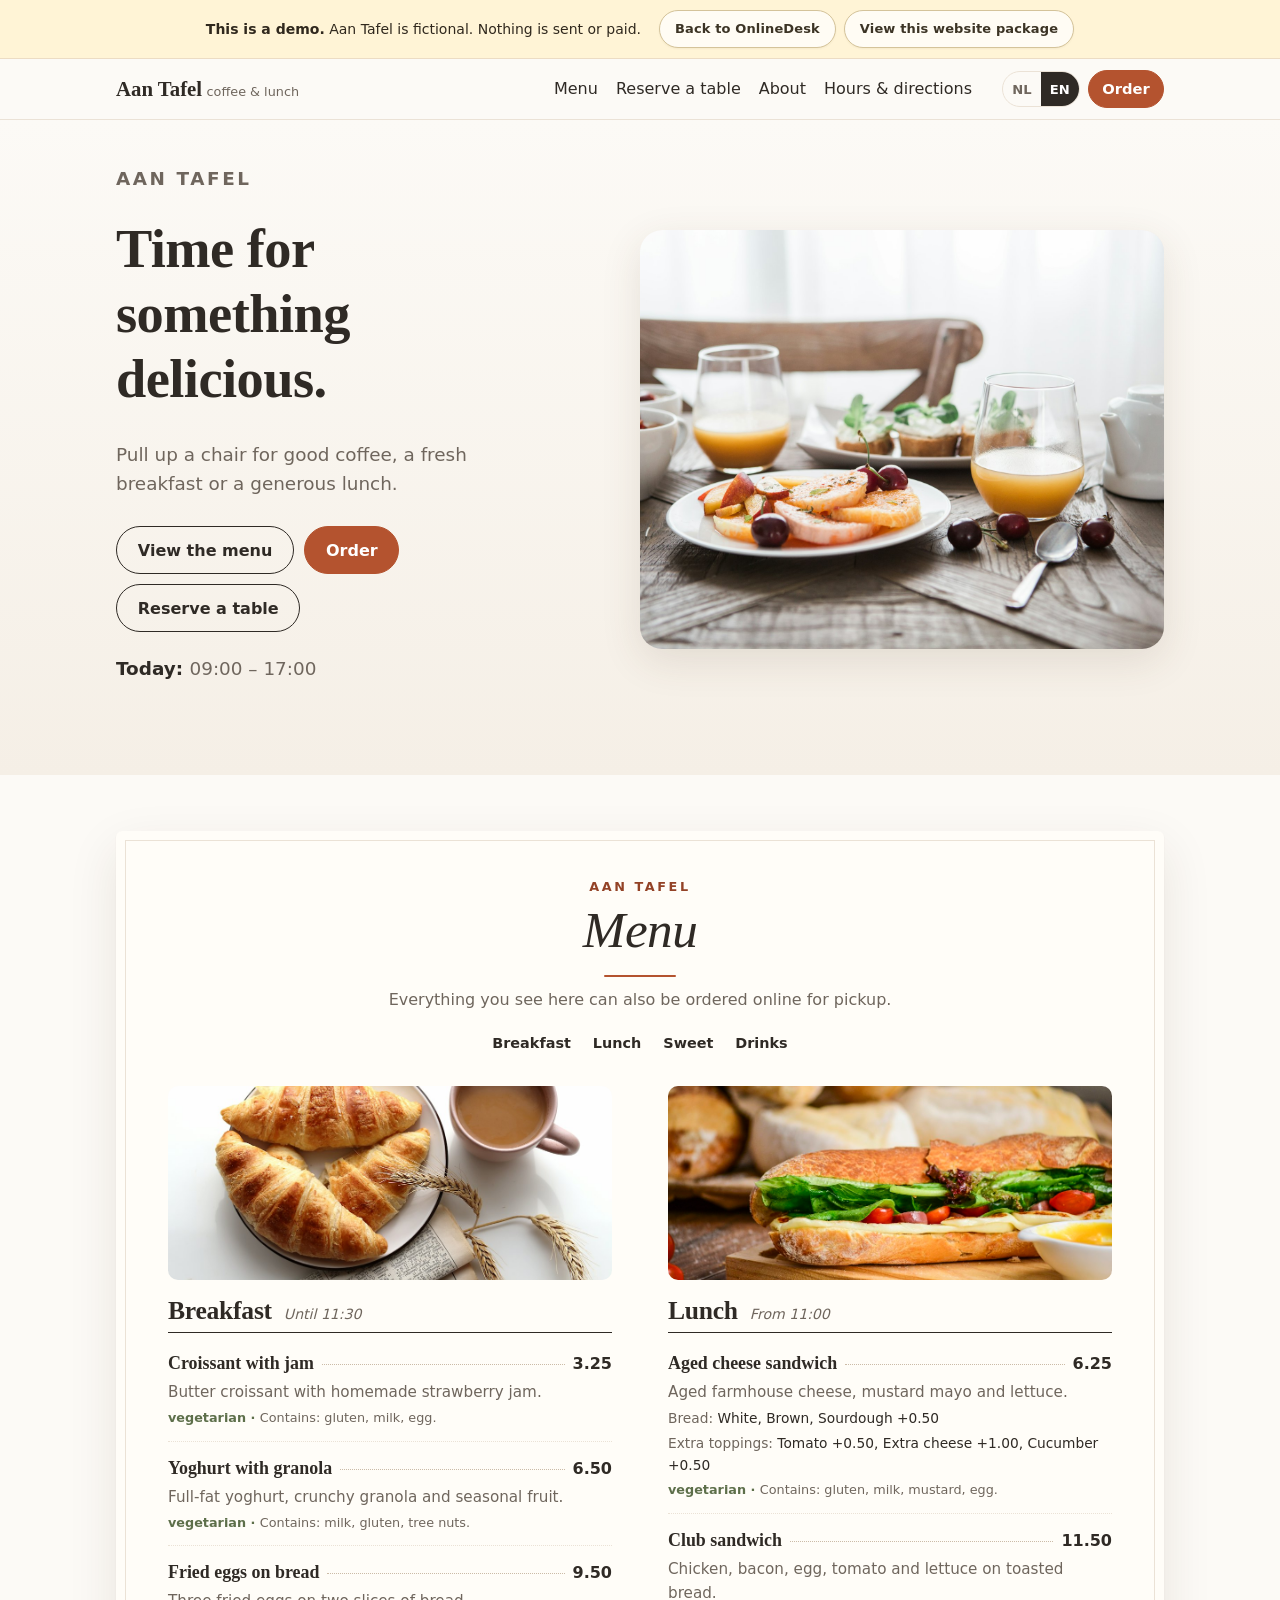
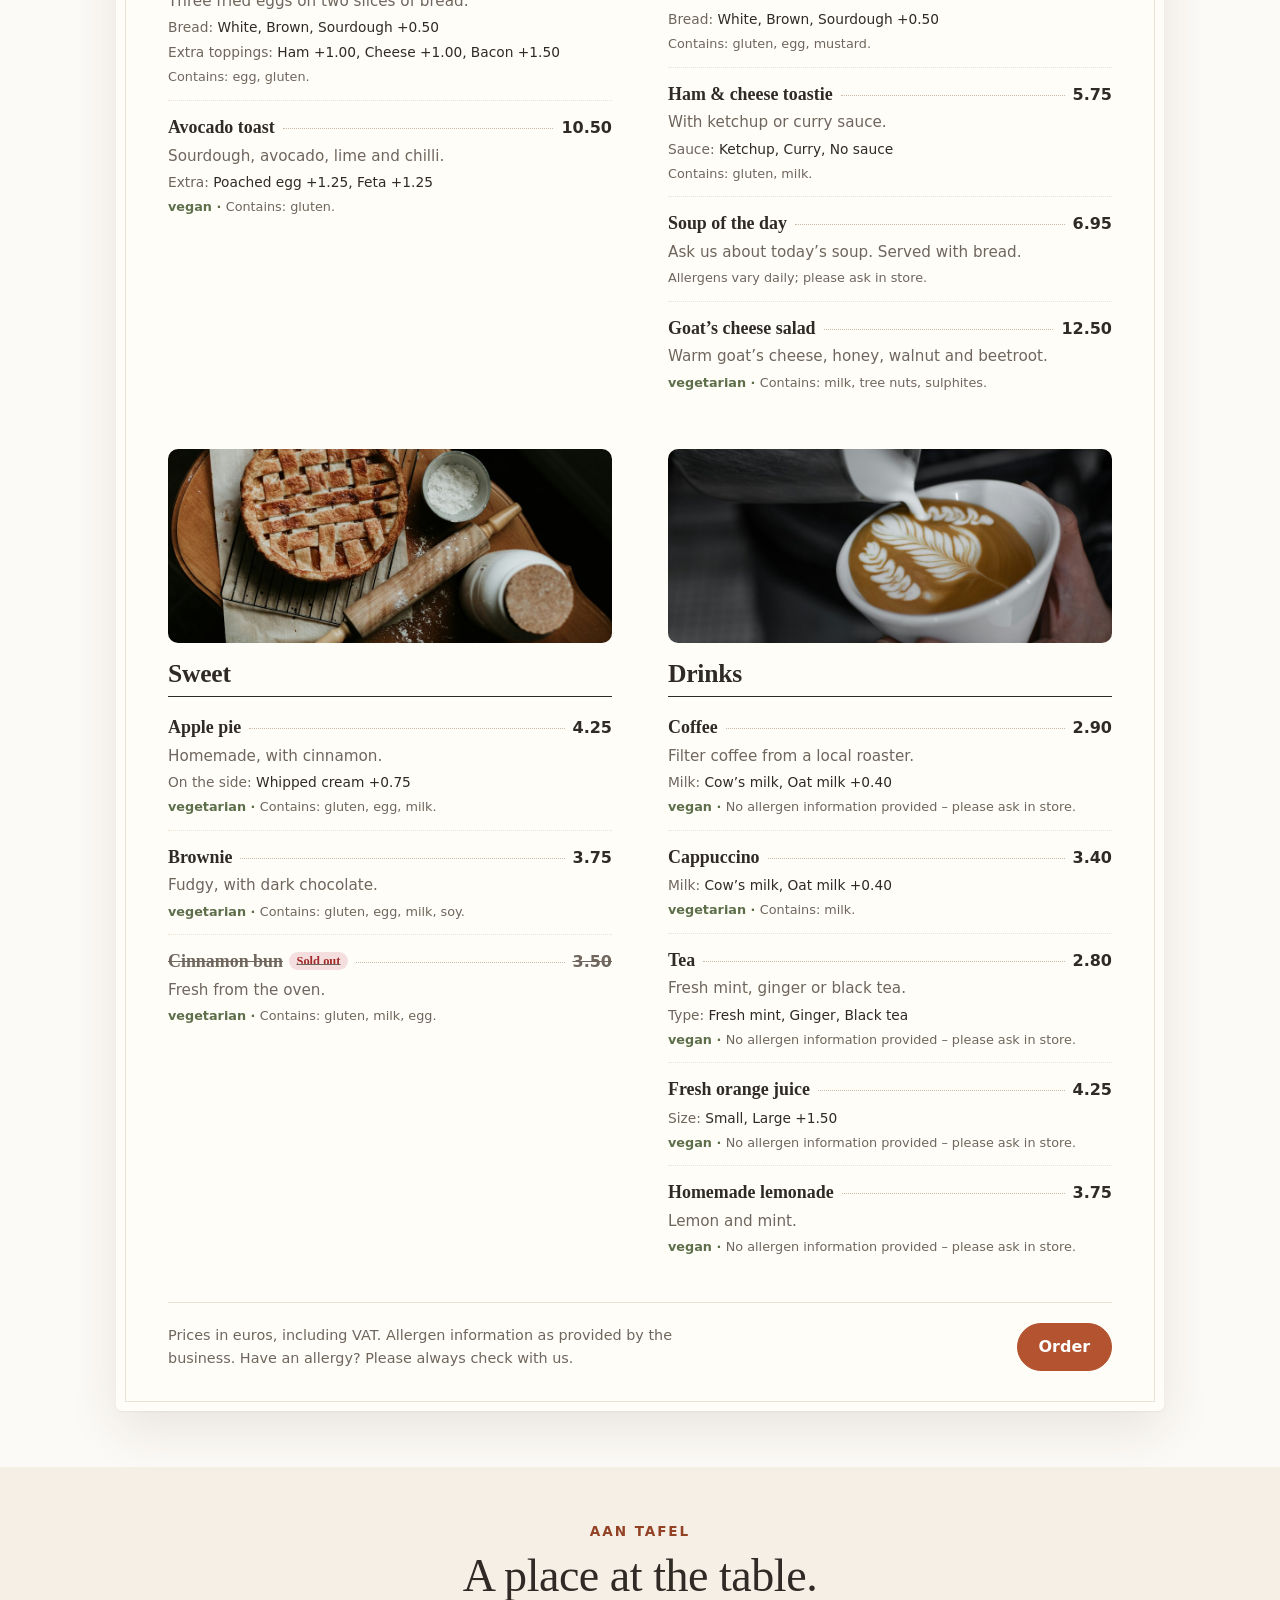
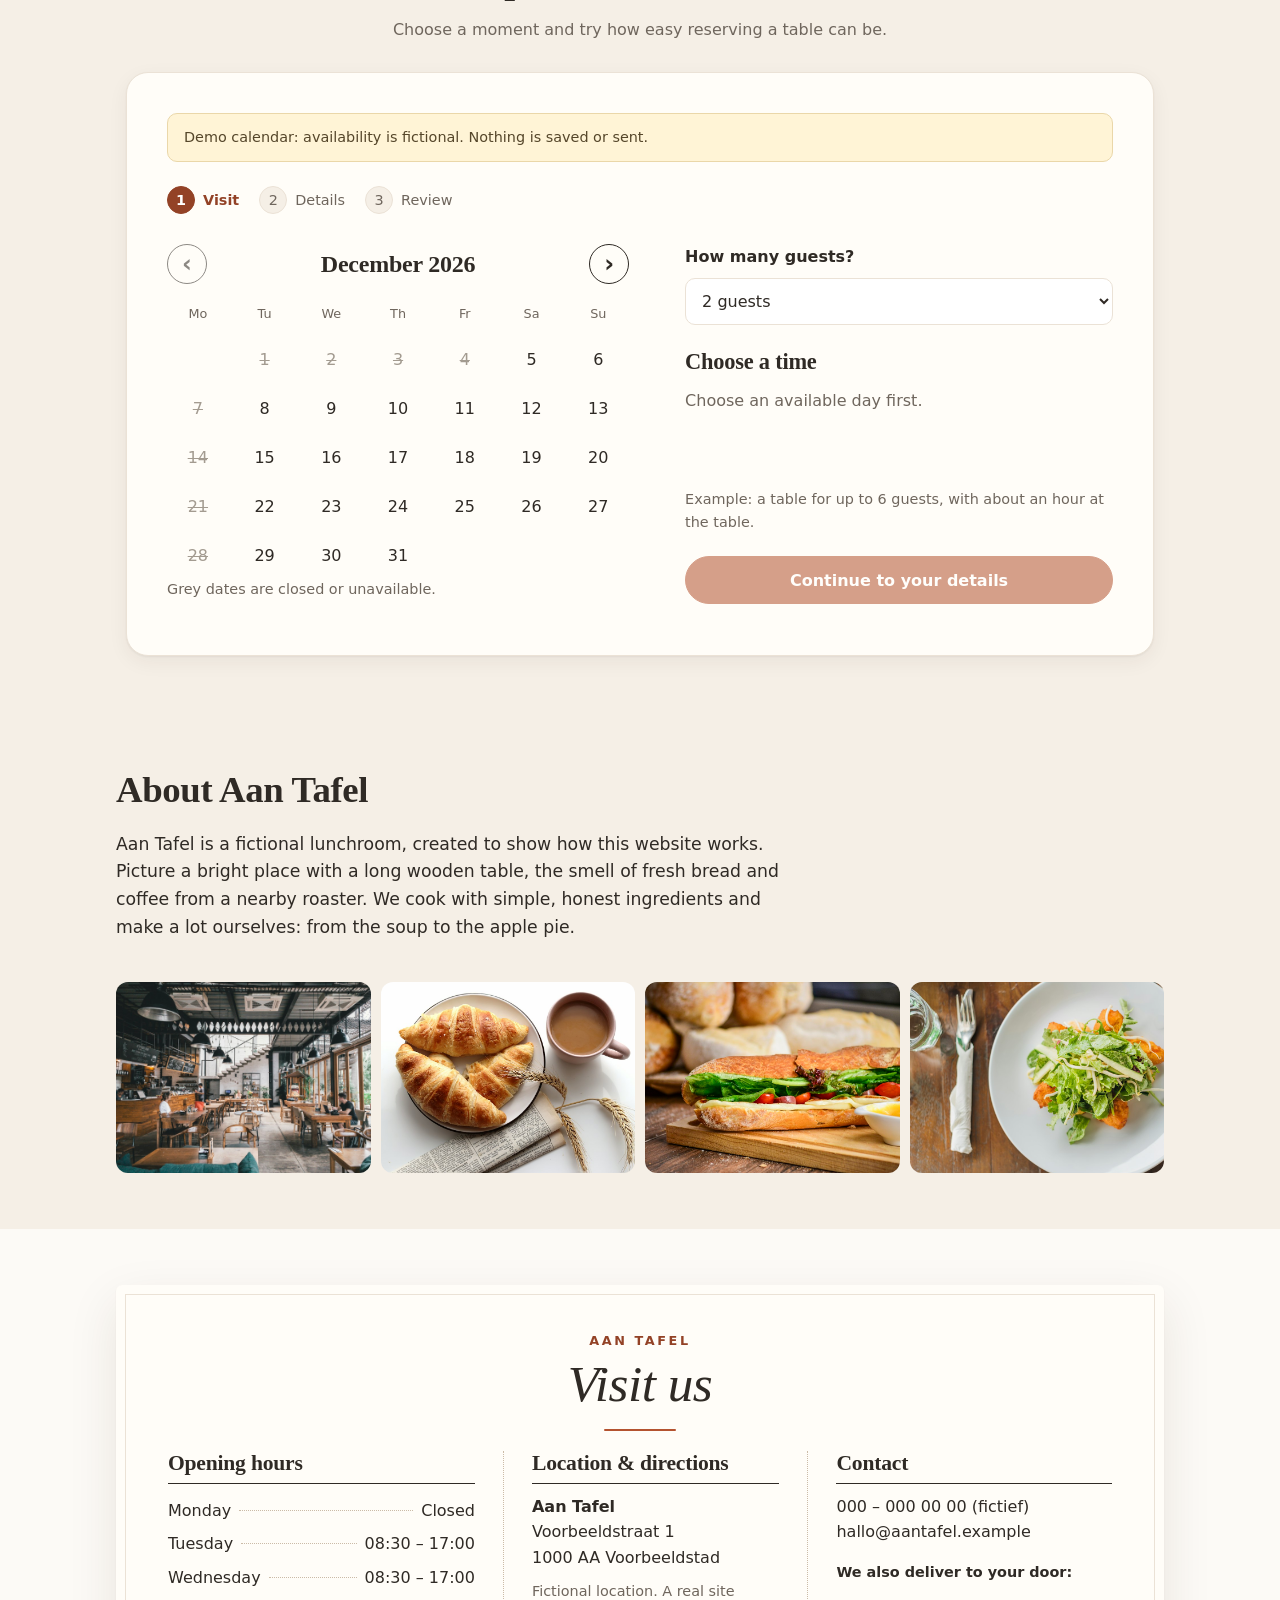
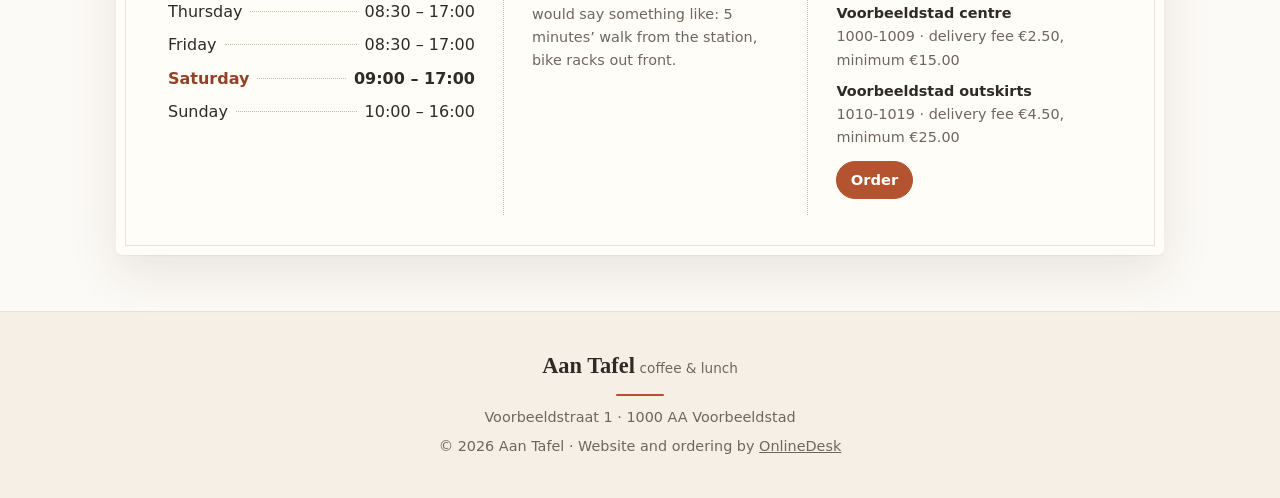
<file: index.html>
<!doctype html>
<html lang="nl" class="is-demo">
<head>
  <meta charset="utf-8">
  <meta name="viewport" content="width=device-width, initial-scale=1">
  <title>Aan Tafel – koffie &amp; lunch</title>
  <meta name="description" content="Schuif aan voor goede koffie, een vers ontbijt of een uitgebreide lunch.">
  <meta name="theme-color" content="#faf5ee">
  <link rel="icon" href="./assets/img/favicon.svg" type="image/svg+xml">
  <link rel="stylesheet" href="./assets/css/site.css?v=20261106-reservations">
  <script src="./assets/js/common.js?v=20261106-demo-buttons" defer></script>
  <script src="./assets/js/site.js?v=20261106-reservations-flow" defer></script>
</head>
<body>
  <div id="demo-banner" class="demo-banner" hidden></div>
  <header class="site-header">
    <div class="wrap">
      <a class="brand" data-brand href="./">Aan Tafel</a>
      <nav class="nav" aria-label="Hoofdmenu">
        <a href="#menukaart" data-i18n="nav_menu">Menukaart</a>
        <a href="#reserveren" data-reserve-link>Reserveer een tafel</a>
        <a href="#over" data-i18n="nav_story">Over ons</a>
        <a href="#info" data-i18n="nav_info">Openingstijden &amp; route</a>
      </nav>
      <div class="header-actions">
        <div class="lang-switch" role="group" aria-label="Taal / Language">
          <button type="button" data-lang="nl" aria-pressed="true">NL</button>
          <button type="button" data-lang="en" aria-pressed="false">EN</button>
        </div>
        <a class="btn btn-primary btn-small" data-href="/bestellen" href="./bestellen" data-i18n="nav_order">Bestellen</a>
      </div>
    </div>
  </header>

  <main>
    <section class="hero" aria-labelledby="hero-title">
      <div class="wrap hero-grid">
        <figure class="hero-photo" id="hero-photo" hidden><img class="hero-img" id="hero-img" alt=""></figure>
        <div>
          <p class="hero-name" id="hero-name">Aan Tafel</p>
          <h1 id="hero-title">Even tijd voor iets lekkers.</h1>
          <p id="hero-intro">Schuif aan voor goede koffie, een vers ontbijt of een uitgebreide lunch.</p>
          <div class="hero-actions">
            <a class="btn" href="#menukaart" data-i18n="btn_menu">Bekijk de menukaart</a>
            <a class="btn btn-primary" data-href="/bestellen" href="./bestellen" data-i18n="btn_order">Bestel voor afhalen</a>
            <a class="btn" href="#reserveren" data-reserve-link>Reserveer een tafel</a>
          </div>
          <p class="hero-facts" id="hero-facts"></p>
        </div>
      </div>
    </section>

    <section id="menukaart" aria-labelledby="menu-title">
      <div class="wrap">
        <article class="menu-card">
          <header class="menu-card-head">
            <p class="menu-card-brand" data-brand-plain>Aan Tafel</p>
            <h2 id="menu-title" class="menu-card-title" data-i18n="menu_title">Menukaart</h2>
            <p class="muted" data-i18n="menu_intro"></p>
            <nav class="menu-jump" id="menu-chips" aria-label="Categorieën"></nav>
          </header>
          <div class="menu-columns" id="menu"><p class="muted">…</p></div>
          <footer class="menu-card-foot">
            <p class="small muted"><span data-i18n="prices_note"></span> <span data-i18n="allergens_from_business"></span></p>
            <a class="btn btn-primary" data-href="/bestellen" href="./bestellen" data-i18n="btn_order">Bestel voor afhalen</a>
          </footer>
        </article>
      </div>
    </section>


    <section id="reserveren" class="section-soft" aria-labelledby="reservation-title">
      <div class="wrap reservation-wrap">
        <header class="reservation-heading"><p class="hero-name">AAN TAFEL</p><h2 id="reservation-title">Een plekje aan tafel.</h2><p id="reservation-intro">Kies een moment en ervaar hoe eenvoudig reserveren kan zijn.</p></header>
        <div id="reservation-app" class="reservation-card"><p>De demoagenda wordt geladen…</p></div>
      </div>
    </section>

    <section id="over" class="section-soft" aria-labelledby="story-title">
      <div class="wrap story">
        <div>
          <h2 id="story-title">Over ons</h2>
          <div id="story"></div>
        </div>
        <div>
          <h3 class="sr-only" data-i18n="story_gallery">Sfeerbeelden</h3>
          <div class="gallery" id="gallery"></div>
        </div>
      </div>
    </section>

    <section id="info" class="visit" aria-labelledby="info-title">
      <div class="wrap">
        <article class="menu-card visit-card">
          <header class="menu-card-head">
            <p class="menu-card-brand" data-brand-plain>Aan Tafel</p>
            <h2 id="info-title" class="menu-card-title" data-i18n="visit_title">Kom langs</h2>
          </header>
          <div class="visit-grid">
            <div class="visit-col">
              <h3 class="visit-head" data-i18n="hours">Openingstijden</h3>
              <ul class="hours" id="hours"></ul>
              <div id="closures"></div>
            </div>
            <div class="visit-col">
              <h3 class="visit-head" data-i18n="location">Locatie &amp; route</h3>
              <address id="address"></address>
              <p id="route" class="muted small"></p>
              <p id="route-link"></p>
            </div>
            <div class="visit-col">
              <h3 class="visit-head" data-i18n="contact">Contact</h3>
              <p id="contact"></p>
              <div id="delivery-info"></div>
              <p><a class="btn btn-primary btn-small" data-href="/bestellen" href="./bestellen" data-i18n="btn_order">Bestel voor afhalen</a></p>
            </div>
          </div>
        </article>
      </div>
    </section>
  </main>

  <footer class="site-footer" id="footer"></footer>
</body>
</html>
</file>
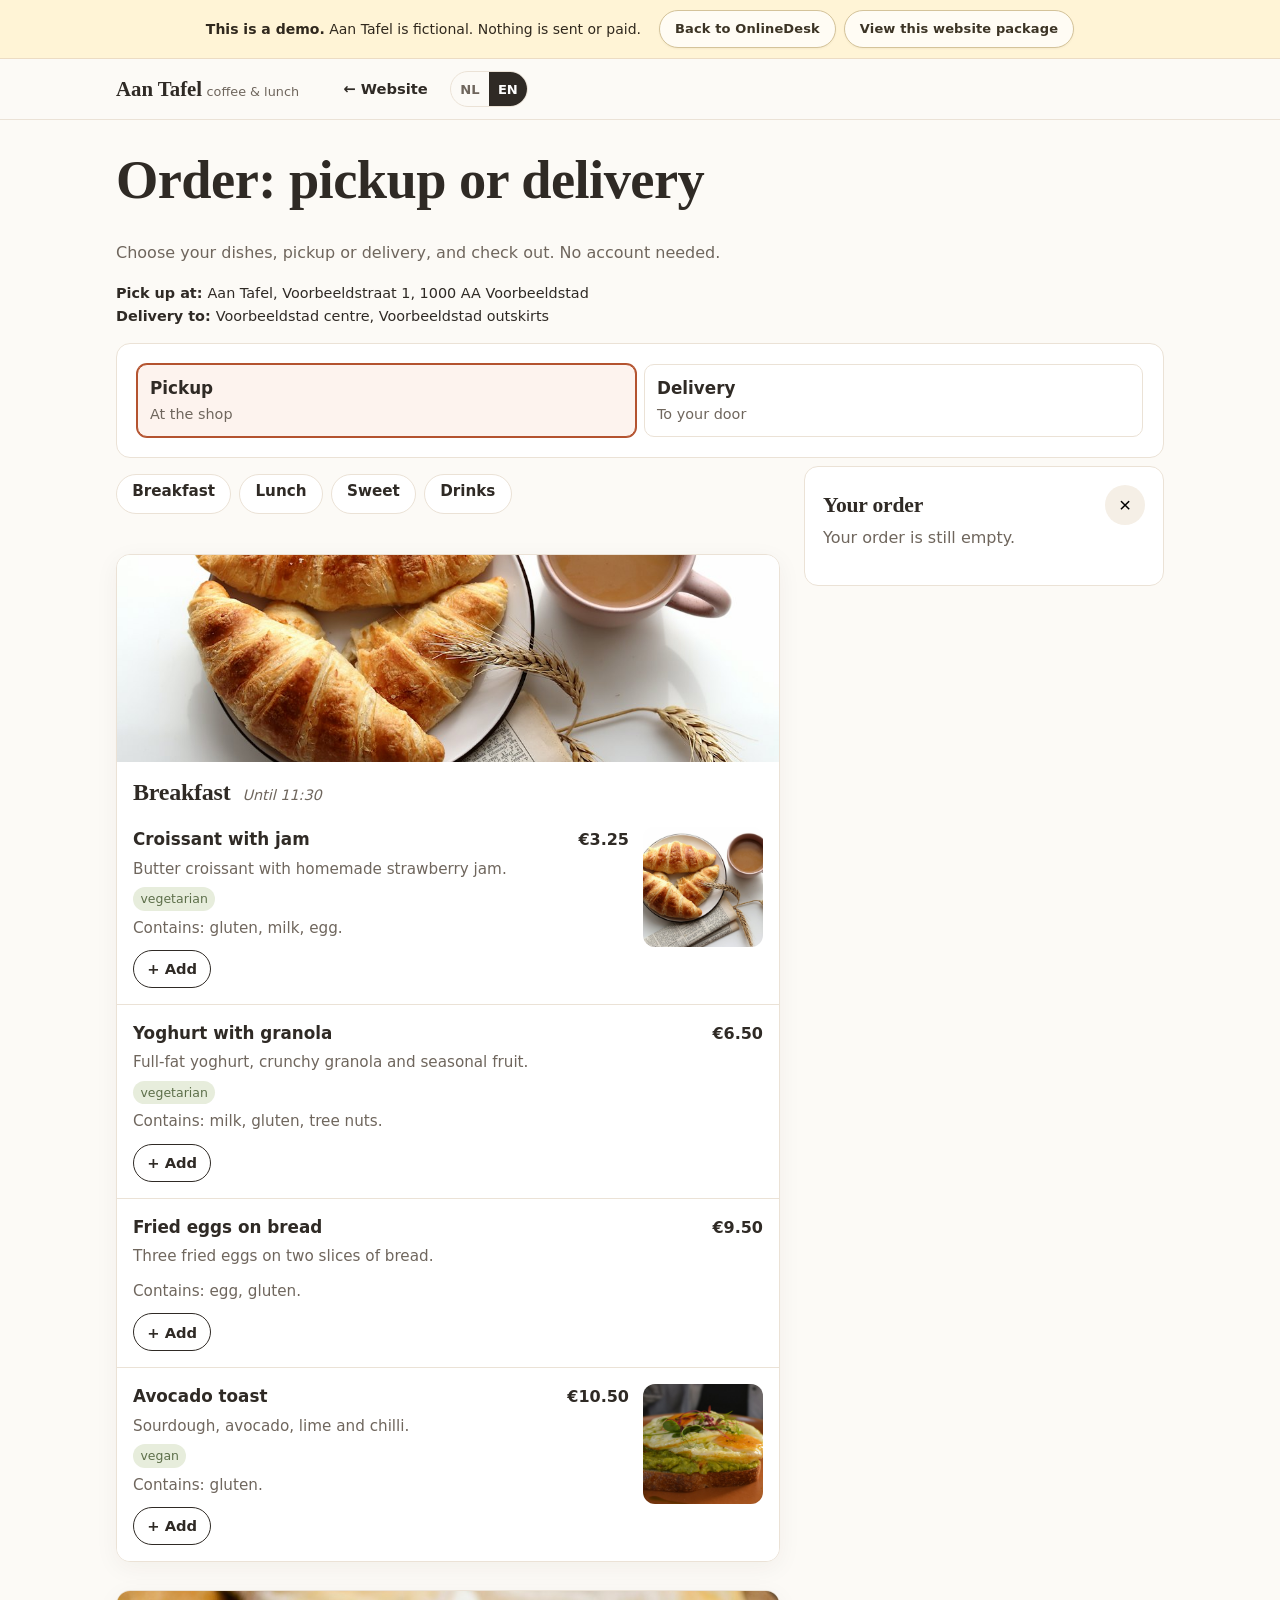
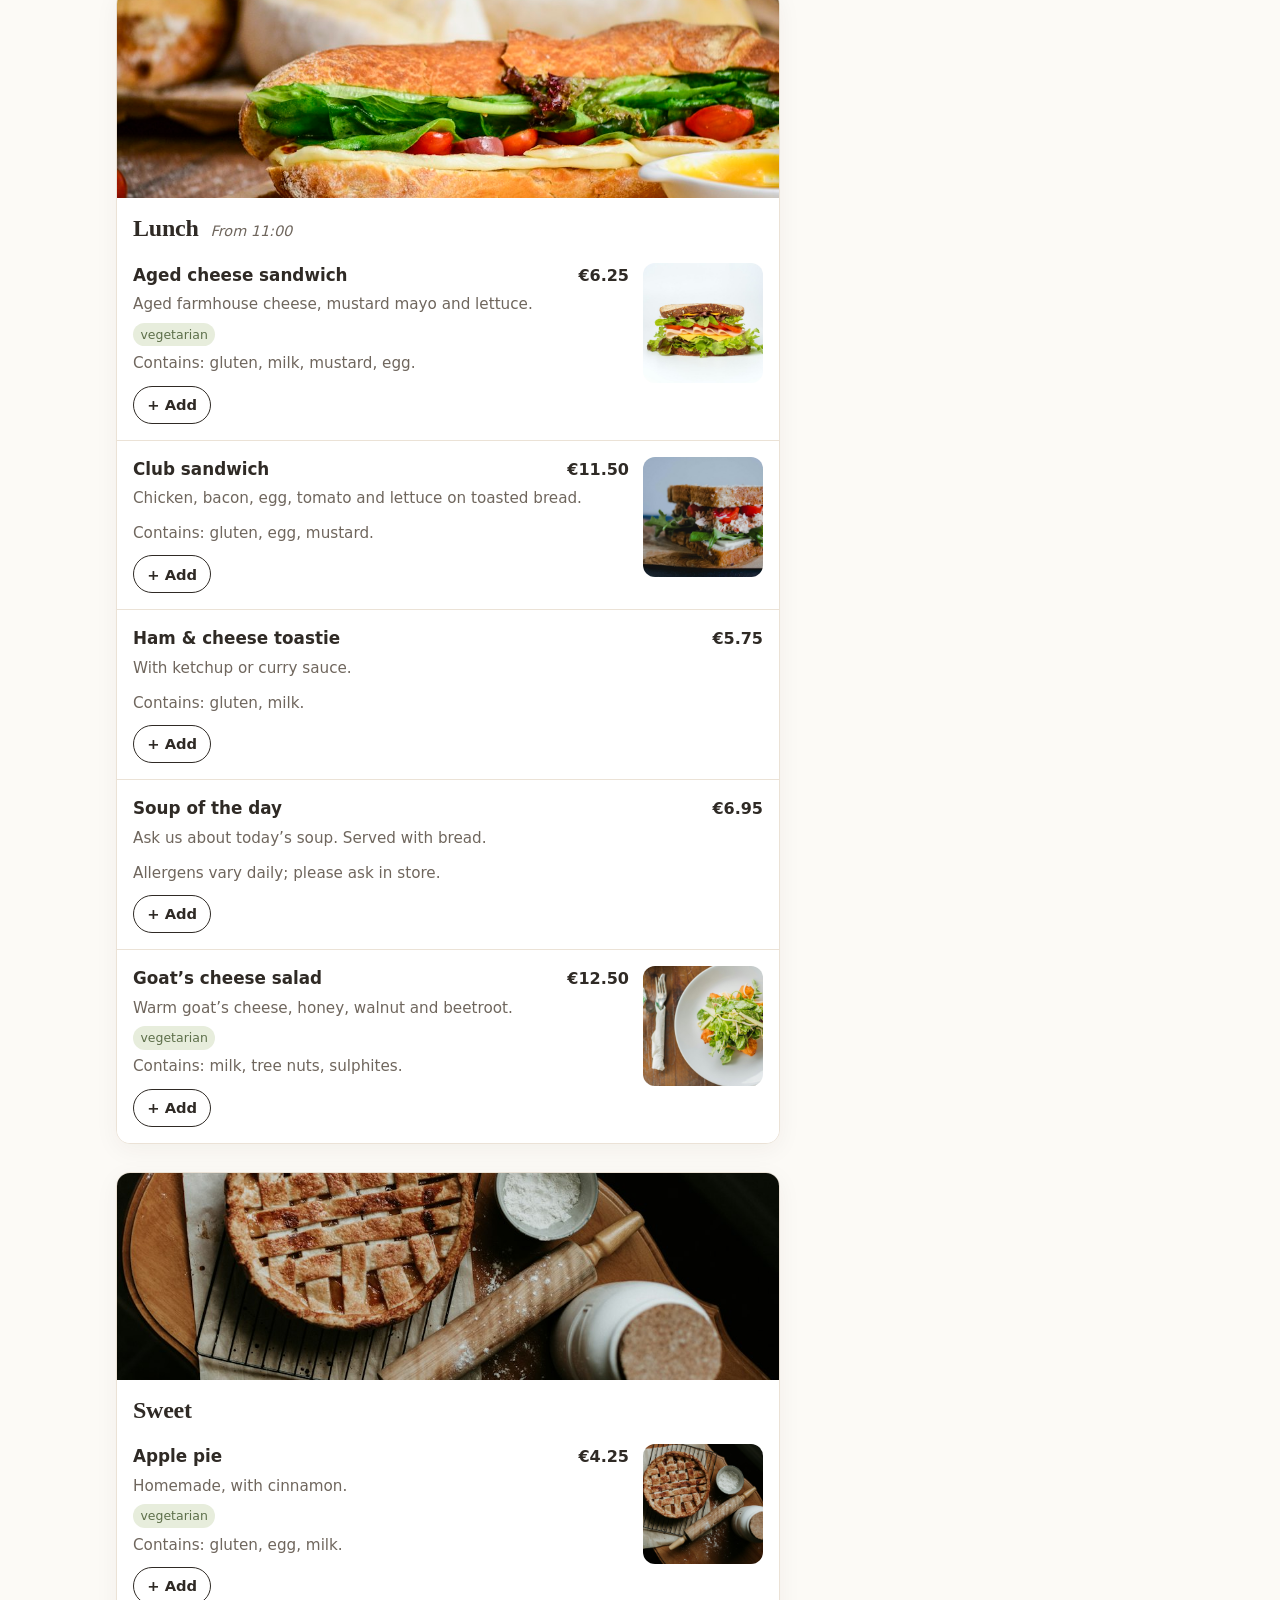
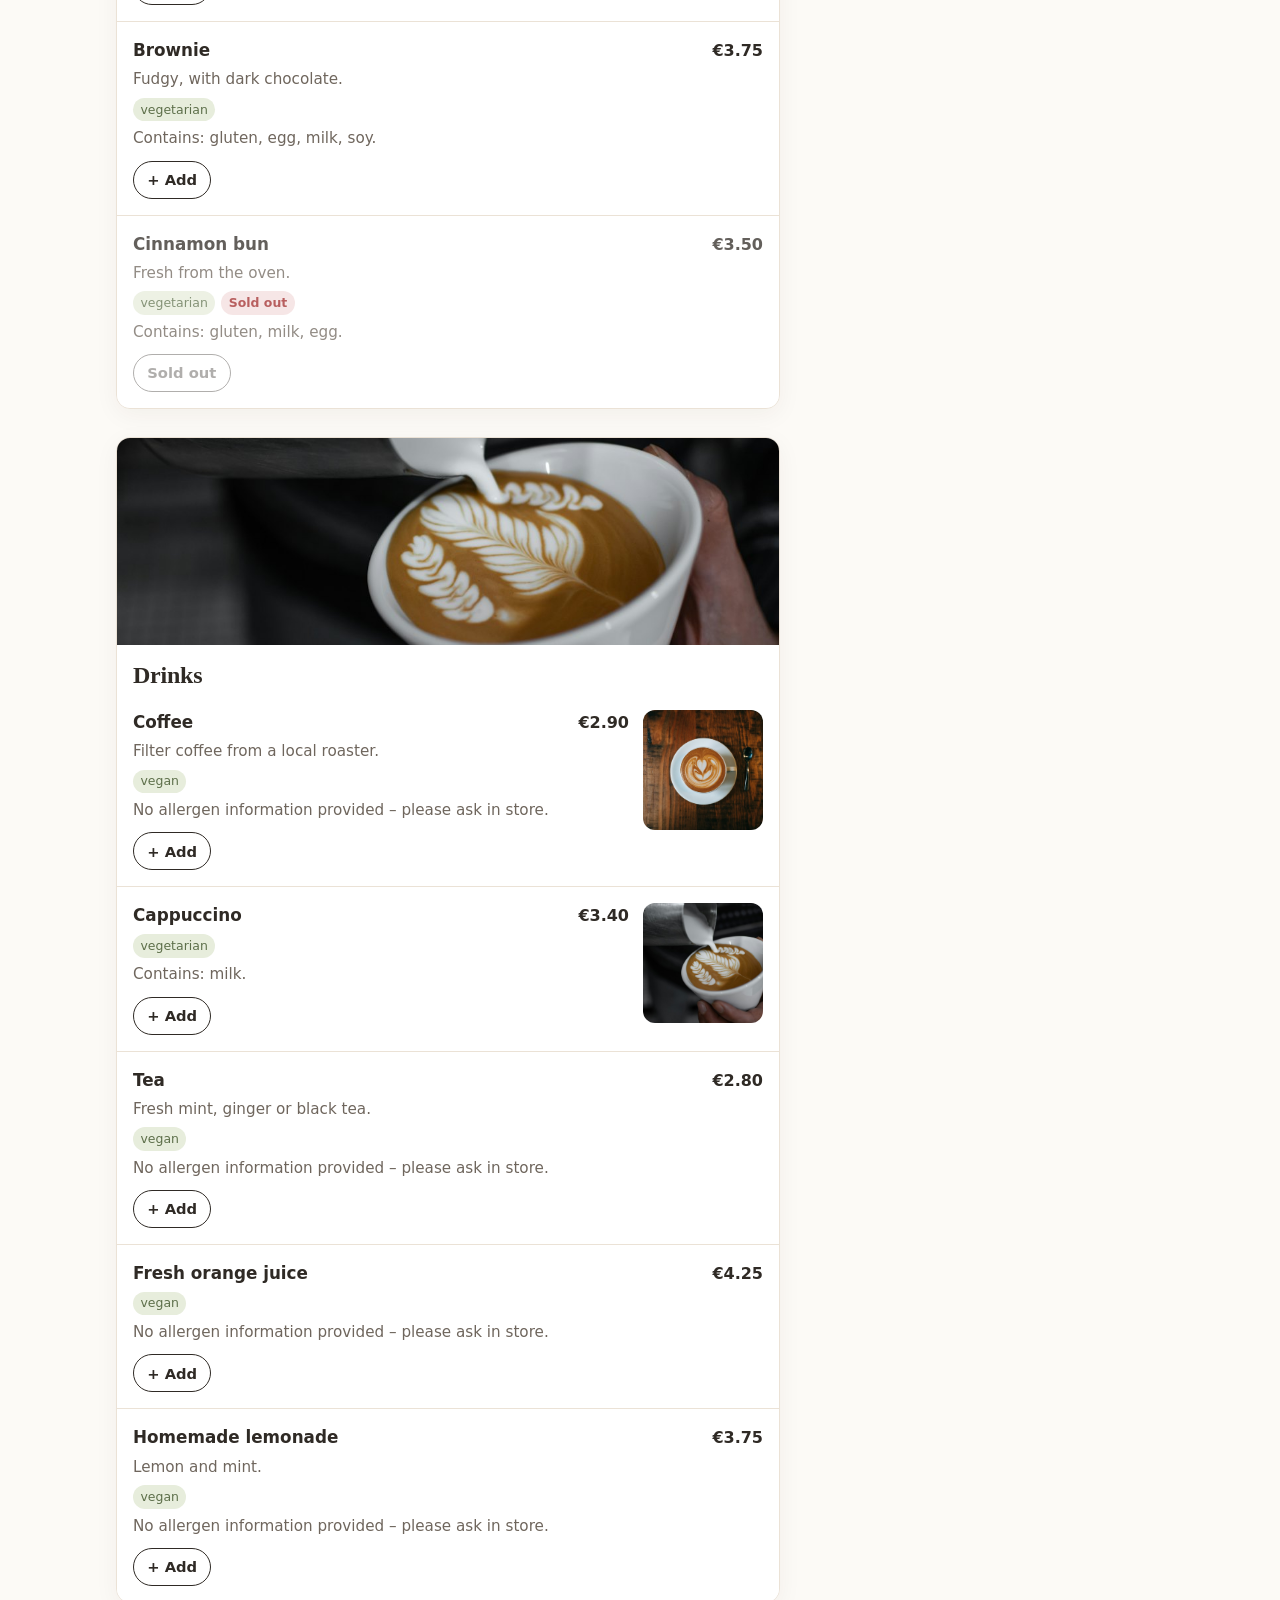
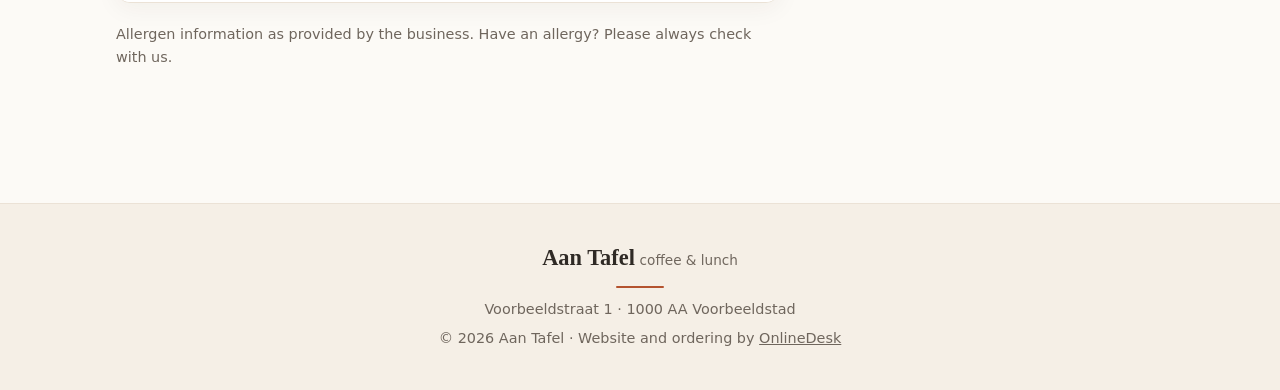
<file: bestellen.html>
<!doctype html>
<html lang="nl" class="is-demo">
<head>
  <meta charset="utf-8">
  <meta name="viewport" content="width=device-width, initial-scale=1">
  <title>Bestellen – Aan Tafel</title>
  <meta name="description" content="Bestel online voor afhalen bij Aan Tafel.">
  <meta name="theme-color" content="#faf5ee">
  <link rel="icon" href="./assets/img/favicon.svg" type="image/svg+xml">
  <link rel="stylesheet" href="./assets/css/site.css?v=mw5e6uc8">
  <script src="./assets/js/common.js?v=20261106-demo-buttons" defer></script>
  <script src="./assets/js/showcase-api.js?v=mw5e6uc8" defer></script>
  <script src="./assets/js/order.js?v=mw5e6uc8" defer></script>
</head>
<body>
  <div id="demo-banner" class="demo-banner" hidden></div>
  <header class="site-header">
    <div class="wrap">
      <a class="brand" data-brand href="./">Aan Tafel</a>
      <div class="header-actions">
        <a class="btn btn-ghost btn-small" data-href="/" href="./" data-i18n="back_home">← Website</a>
        <div class="lang-switch" role="group" aria-label="Taal / Language">
          <button type="button" data-lang="nl" aria-pressed="true">NL</button>
          <button type="button" data-lang="en" aria-pressed="false">EN</button>
        </div>
      </div>
    </div>
  </header>

  <main class="wrap">
    <div class="order-head">
      <h1 data-i18n="order_title">Bestellen voor afhalen</h1>
      <p class="muted" data-i18n="order_intro"></p>
      <p class="small" id="pickup-location"></p>
      <div class="card early-mode" id="early-mode" hidden>
        <div class="mode-switch" id="early-mode-options" role="radiogroup" aria-label="Afhalen of bezorgen?" data-i18n-label="mode_question"></div>
        <div class="field" id="early-pc" hidden>
          <label for="early-postcode" data-i18n="zone_check_label">Bezorgen we bij jou? Vul je postcode in</label>
          <input id="early-postcode" type="text" autocomplete="postal-code" maxlength="7" placeholder="1234 AB">
          <p class="zone-info" id="early-zone-info" aria-live="polite"></p>
        </div>
      </div>
      <div id="paused" class="notice" hidden></div>
      <div id="load-error" class="alert" hidden></div>
    </div>

    <div class="order-layout">
      <div>
        <section id="menu-view" aria-label="Menu">
          <nav class="chips sticky-chips" id="chips" aria-label="Categorieën"></nav>
          <div id="menu"><p class="muted" data-i18n="loading">Laden…</p></div>
          <p class="menu-note" data-i18n="allergens_from_business"></p>
        </section>

        <section id="checkout-view" hidden aria-labelledby="checkout-title">
          <button type="button" class="btn btn-ghost btn-small" id="back-to-menu">← <span data-i18n="back">Terug</span></button>
          <h2 id="checkout-title" data-i18n="checkout">Afrekenen</h2>
          <form id="checkout-form" novalidate>
            <div id="form-error" class="alert" role="alert" hidden></div>

            <fieldset class="field" id="f-mode" hidden>
              <legend data-i18n="mode_question">Afhalen of bezorgen?</legend>
              <div class="mode-switch" id="mode-options"></div>
            </fieldset>

            <fieldset class="field" id="f-address" hidden>
              <legend data-i18n="delivery_address">Bezorgadres</legend>
              <div class="addr-grid">
                <div class="field" id="f-postcode">
                  <label for="postcode" data-i18n="postcode">Postcode</label>
                  <input id="postcode" type="text" autocomplete="postal-code" maxlength="7" placeholder="1234 AB">
                </div>
                <div class="field" id="f-houseNumber">
                  <label for="houseNumber" data-i18n="house_number">Huisnummer</label>
                  <input id="houseNumber" type="text" autocomplete="address-line2" maxlength="12">
                </div>
                <div class="field addr-wide" id="f-street">
                  <label for="street" data-i18n="street">Straat</label>
                  <input id="street" type="text" autocomplete="address-line1" maxlength="100">
                </div>
                <div class="field addr-wide" id="f-city">
                  <label for="city" data-i18n="city">Plaats</label>
                  <input id="city" type="text" autocomplete="address-level2" maxlength="80">
                </div>
              </div>
              <p class="zone-info" id="zone-info" aria-live="polite"></p>
            </fieldset>

            <fieldset class="field" id="f-date">
              <legend id="date-legend" data-i18n="pickup_date">Afhaaldag</legend>
              <div class="chips" id="dates"></div>
            </fieldset>
            <fieldset class="field" id="f-time">
              <legend id="time-legend" data-i18n="pickup_time">Afhaaltijd</legend>
              <div class="slot-grid" id="slots"></div>
              <p class="hint" id="slot-hint"></p>
            </fieldset>

            <h3 data-i18n="your_details">Je gegevens</h3>
            <div class="field" id="f-name">
              <label for="name" data-i18n="name">Naam</label>
              <input id="name" name="name" type="text" autocomplete="name" required maxlength="100">
            </div>
            <div class="field" id="f-email">
              <label for="email" data-i18n="email">E-mailadres</label>
              <input id="email" name="email" type="email" autocomplete="email" inputmode="email" required maxlength="200">
              <p class="hint" data-i18n="email_hint"></p>
            </div>
            <div class="field" id="f-phone">
              <label for="phone" data-i18n="phone">Telefoonnummer</label>
              <input id="phone" name="phone" type="tel" autocomplete="tel" inputmode="tel" required maxlength="25">
              <p class="hint" data-i18n="phone_hint"></p>
            </div>
            <div class="field">
              <label for="note"><span data-i18n="order_note">Opmerking</span> <span class="muted small">(<span data-i18n="optional">optioneel</span>)</span></label>
              <textarea id="note" name="note" maxlength="500"></textarea>
            </div>

            <fieldset class="field" id="f-pay">
              <legend data-i18n="payment">Betalen</legend>
              <div id="pay-options"></div>
            </fieldset>

            <div class="card">
              <h3 data-i18n="your_order">Je bestelling</h3>
              <div id="checkout-summary"></div>
            </div>
            <p class="small muted" data-i18n="privacy_note"></p>
            <button type="submit" class="btn btn-primary btn-block" id="submit-btn">…</button>
          </form>
        </section>
      </div>

      <aside class="cart-panel" id="cart" aria-labelledby="cart-title">
        <div class="cart-panel-head">
          <h2 id="cart-title" class="h3" data-i18n="your_order">Je bestelling</h2>
          <button type="button" class="dialog-close" id="cart-close" aria-label="Sluiten" data-i18n-label="close">×</button>
        </div>
        <div id="cart-body"></div>
      </aside>
    </div>
  </main>

  <div class="cart-bar" id="cart-bar" hidden>
    <button type="button" class="btn btn-primary btn-block" id="cart-bar-btn"></button>
  </div>

  <dialog id="dish-dialog" aria-labelledby="dish-title">
    <form method="dialog" id="dish-form">
      <div class="dialog-inner">
        <button type="button" class="dialog-close" id="dish-close" aria-label="Sluiten" data-i18n-label="close">×</button>
        <h2 id="dish-title"></h2>
        <div id="dish-body"></div>
      </div>
      <div class="dialog-foot">
        <div class="qty" role="group">
          <button type="button" id="qty-minus" aria-label="−">−</button>
          <span id="qty-val" aria-live="polite">1</span>
          <button type="button" id="qty-plus" aria-label="+">+</button>
        </div>
        <button type="submit" class="btn btn-primary flex-1" id="dish-add"></button>
      </div>
    </form>
  </dialog>

  <footer class="site-footer" id="footer"></footer>
</body>
</html>
</file>
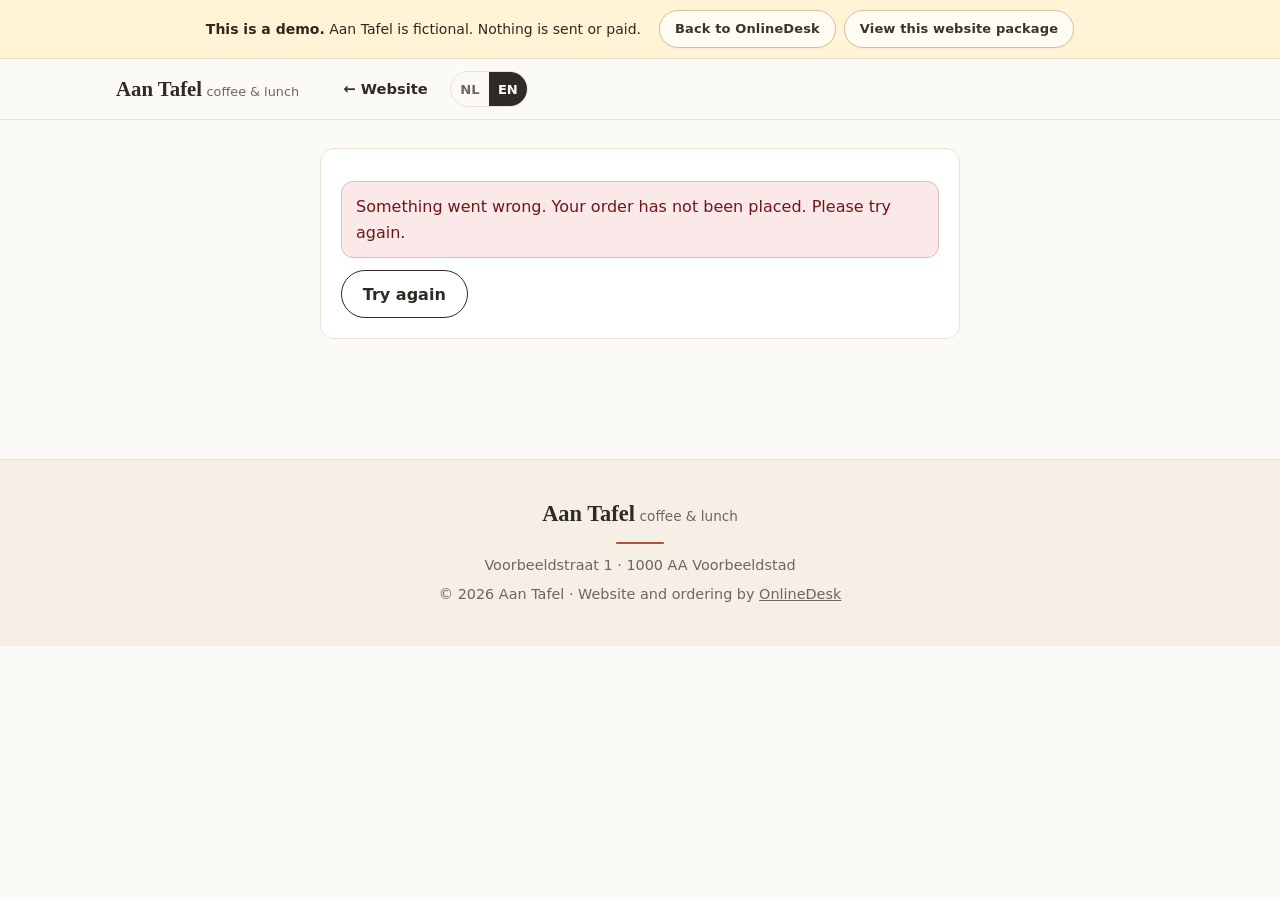
<file: bestelling.html>
<!doctype html>
<html lang="nl" class="is-demo">
<head>
  <meta charset="utf-8">
  <meta name="viewport" content="width=device-width, initial-scale=1">
  <meta name="robots" content="noindex">
  <title>Je bestelling – Aan Tafel</title>
  <meta name="theme-color" content="#faf5ee">
  <link rel="icon" href="./assets/img/favicon.svg" type="image/svg+xml">
  <link rel="stylesheet" href="./assets/css/site.css?v=mw5e6uc8">
  <script src="./assets/js/common.js?v=mw5e6uc8" defer></script>
  <script src="./assets/js/showcase-api.js?v=mw5e6uc8" defer></script>
  <script src="./assets/js/status.js?v=mw5e6uc8" defer></script>
</head>
<body>
  <div id="demo-banner" class="demo-banner" hidden></div>
  <header class="site-header">
    <div class="wrap">
      <a class="brand" data-brand href="./">Aan Tafel</a>
      <div class="header-actions">
        <a class="btn btn-ghost btn-small" data-href="/" href="./" data-i18n="back_home">← Website</a>
        <div class="lang-switch" role="group" aria-label="Taal / Language">
          <button type="button" data-lang="nl" aria-pressed="true">NL</button>
          <button type="button" data-lang="en" aria-pressed="false">EN</button>
        </div>
      </div>
    </div>
  </header>
  <main class="wrap">
    <div class="status-card card" id="status" aria-live="polite">
      <p><span class="spinner" aria-hidden="true"></span> <span data-i18n="loading">Laden…</span></p>
    </div>
  </main>
  <footer class="site-footer" id="footer"></footer>
</body>
</html>
</file>
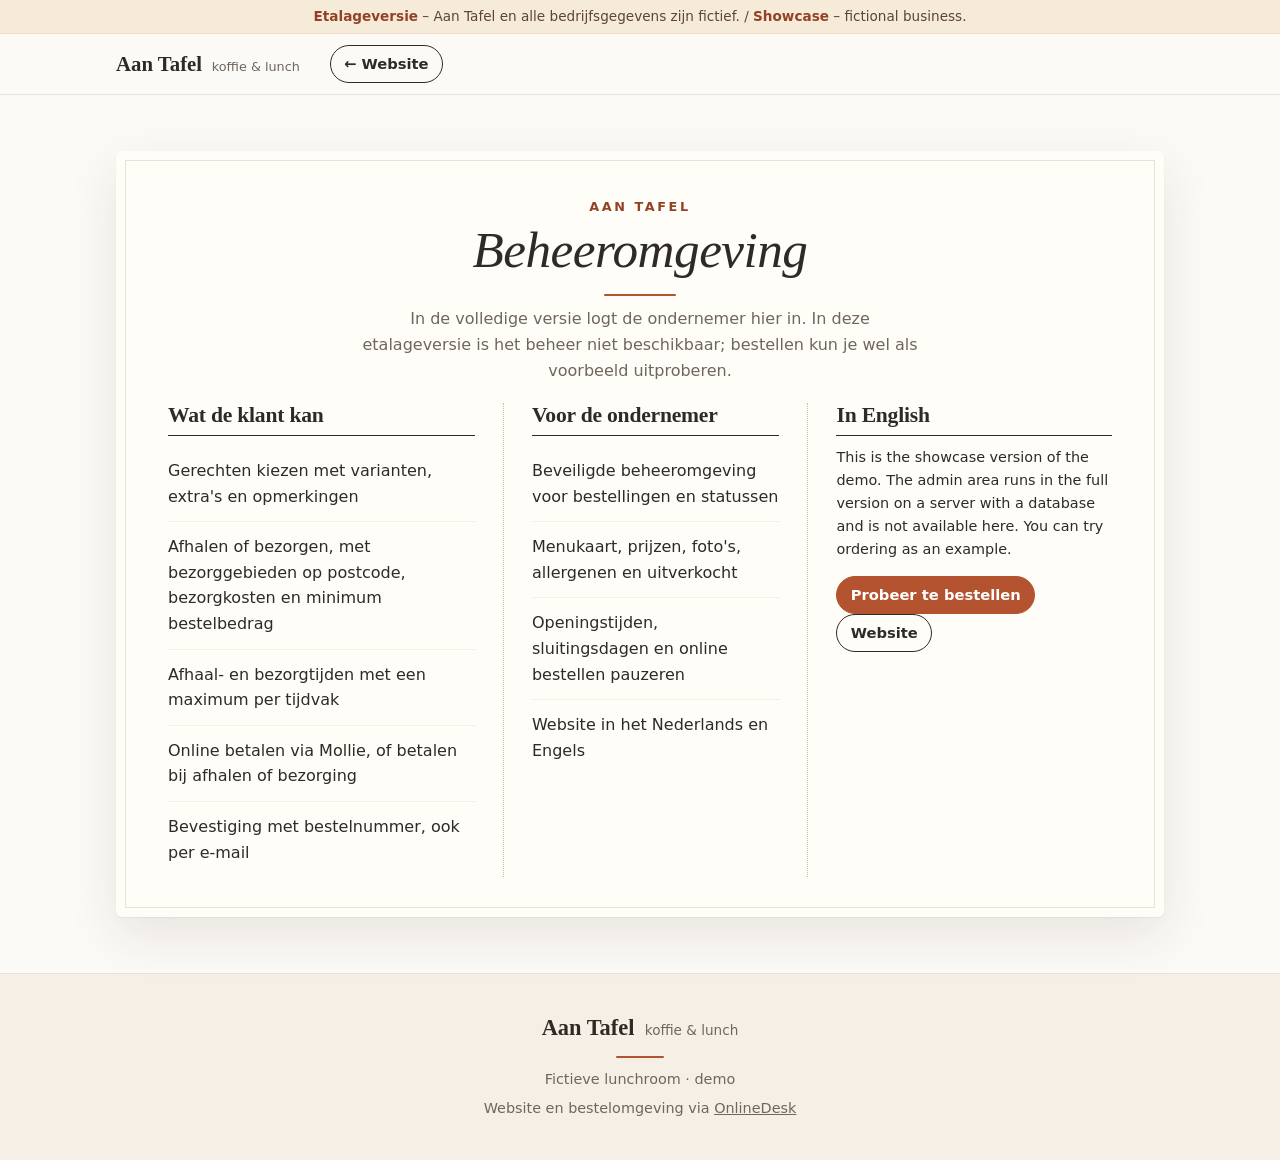
<file: etalage.html>
<!doctype html>
<html lang="nl">
<head>
  <meta charset="utf-8">
  <meta name="viewport" content="width=device-width, initial-scale=1">
  <title>Beheeromgeving – Aan Tafel (etalageversie)</title>
  <meta name="robots" content="noindex">
  <meta name="theme-color" content="#fcfaf6">
  <link rel="icon" href="./assets/img/favicon.svg" type="image/svg+xml">
  <link rel="stylesheet" href="./assets/css/site.css?v=mw5e6uc8">
</head>
<body>
  <div class="demo-banner"><strong>Etalageversie</strong> – Aan Tafel en alle bedrijfsgegevens zijn fictief. / <strong>Showcase</strong> – fictional business.</div>
  <header class="site-header">
    <div class="wrap">
      <a class="brand" href="./">Aan Tafel <small>koffie &amp; lunch</small></a>
      <div class="header-actions"><a class="btn btn-small" href="./">← Website</a></div>
    </div>
  </header>

  <main class="wrap">
    <section class="visit" aria-labelledby="t">
      <article class="menu-card">
        <header class="menu-card-head">
          <p class="menu-card-brand">Aan Tafel</p>
          <h1 id="t" class="menu-card-title">Beheeromgeving</h1>
          <p class="muted">In de volledige versie logt de ondernemer hier in. In deze etalageversie is het beheer niet beschikbaar; bestellen kun je wel als voorbeeld uitproberen.</p>
        </header>

        <div class="visit-grid">
          <div class="visit-col">
            <h2 class="visit-head">Wat de klant kan</h2>
            <ul class="menu-items">
              <li class="menu-item">Gerechten kiezen met varianten, extra's en opmerkingen</li>
              <li class="menu-item">Afhalen of bezorgen, met bezorggebieden op postcode, bezorgkosten en minimum bestelbedrag</li>
              <li class="menu-item">Afhaal- en bezorgtijden met een maximum per tijdvak</li>
              <li class="menu-item">Online betalen via Mollie, of betalen bij afhalen of bezorging</li>
              <li class="menu-item">Bevestiging met bestelnummer, ook per e-mail</li>
            </ul>
          </div>
          <div class="visit-col">
            <h2 class="visit-head">Voor de ondernemer</h2>
            <ul class="menu-items">
              <li class="menu-item">Beveiligde beheeromgeving voor bestellingen en statussen</li>
              <li class="menu-item">Menukaart, prijzen, foto's, allergenen en uitverkocht</li>
              <li class="menu-item">Openingstijden, sluitingsdagen en online bestellen pauzeren</li>
              <li class="menu-item">Website in het Nederlands en Engels</li>
            </ul>
          </div>
          <div class="visit-col">
            <h2 class="visit-head">In English</h2>
            <p class="small">This is the showcase version of the demo. The admin area runs in the full version on a server with a database and is not available here. You can try ordering as an example.</p>
            <p><a class="btn btn-primary btn-small" href="./bestellen">Probeer te bestellen</a> <a class="btn btn-small" href="./">Website</a></p>
          </div>
        </div>
      </article>
    </section>
  </main>

  <footer class="site-footer">
    <div class="wrap">
      <span class="footer-brand">Aan Tafel <small>koffie &amp; lunch</small></span>
      <span class="footer-line">Fictieve lunchroom · demo</span>
      <span>Website en bestelomgeving via <a href="https://umpreneur.github.io/onlinedesk/" rel="noopener" target="_blank">OnlineDesk</a></span>
    </div>
  </footer>
</body>
</html>
</file>
<file: assets/css/site.css>
/* Aan Tafel – basisstijl. Mobiel eerst; kleuren als variabelen zodat een
   ondernemer de huisstijl op één plek kan aanpassen. */
:root {
  color-scheme: light;
  --bg: #fcfaf6;
  --surface: #ffffff;
  --paper: #fffdf8;
  --soft: #f5efe6;
  --line: #ebe2d6;
  --ink: #2f2a25;
  --muted: #6f665d;
  --accent: #b4532f;
  --accent-dark: #934226;
  --accent-ink: #ffffff;
  --olive: #5d6f4a;
  --ok: #2f6b3a;
  --warn: #8a5a00;
  --error: #a12a2a;
  --radius: 14px;
  --serif: "Iowan Old Style", "Palatino Linotype", Palatino, "Book Antiqua", Georgia, serif;
  --sans: system-ui, -apple-system, "Segoe UI", Roboto, "Helvetica Neue", Arial, sans-serif;
  --shadow: 0 1px 2px rgba(43, 38, 34, .06), 0 6px 20px rgba(43, 38, 34, .06);
}

*, *::before, *::after { box-sizing: border-box; }
html { -webkit-text-size-adjust: 100%; scroll-behavior: smooth; scroll-padding-top: 72px; }
body {
  margin: 0; background: var(--bg); color: var(--ink);
  font: 16px/1.6 var(--sans); overflow-x: hidden;
}
img { max-width: 100%; display: block; }
a { color: var(--accent-dark); }
h1, h2, h3 { font-family: var(--serif); font-weight: 600; line-height: 1.2; margin: 0 0 .5em; letter-spacing: -.01em; }
h1 { font-size: clamp(2rem, 7vw, 3.4rem); }
h2 { font-size: clamp(1.6rem, 5vw, 2.3rem); }
h3 { font-size: 1.15rem; }
p { margin: 0 0 1em; }
.wrap { width: 100%; max-width: 1080px; margin: 0 auto; padding: 0 16px; }
.muted { color: var(--muted); }
.small { font-size: .9rem; }
.hidden, [hidden] { display: none !important; }
.sr-only { position: absolute; width: 1px; height: 1px; overflow: hidden; clip: rect(0 0 0 0); white-space: nowrap; }
:focus-visible { outline: 3px solid var(--accent); outline-offset: 2px; border-radius: 4px; }

/* knoppen */
.btn {
  display: inline-flex; align-items: center; justify-content: center; gap: .5em;
  min-height: 48px; padding: .7em 1.3em; border-radius: 999px;
  border: 1.5px solid var(--ink); background: transparent; color: var(--ink);
  font: 600 1rem/1.2 var(--sans); text-decoration: none; cursor: pointer;
  transition: background .15s, color .15s, border-color .15s;
}
.btn:hover { background: var(--soft); }
.btn-primary { background: var(--accent); border-color: var(--accent); color: var(--accent-ink); }
.btn-primary:hover { background: var(--accent-dark); border-color: var(--accent-dark); }
.btn-ghost { border-color: transparent; }
.btn-small { min-height: 38px; padding: .4em .9em; font-size: .92rem; }
.btn-block { width: 100%; }
.btn[disabled], .btn[aria-disabled="true"] { opacity: .5; cursor: not-allowed; }
.btn-light { border-color: #fff; color: #fff; }
.btn-light:hover { background: rgba(255, 255, 255, .15); }

/* demo-melding */
.demo-banner {
  background: #f6ead9; color: #5a4632; font-size: .85rem; text-align: center;
  padding: .5em 16px; line-height: 1.4; border-bottom: 1px solid #ecdcc4;
}
.demo-banner strong { color: var(--accent-dark); }
.demo-banner a { color: var(--accent-dark); font-weight: 700; white-space: nowrap; }

/* kop */
.site-header {
  position: sticky; top: 0; z-index: 20; background: rgba(252, 250, 246, .95);
  backdrop-filter: blur(6px); border-bottom: 1px solid var(--line);
}
.site-header .wrap { display: flex; align-items: center; gap: 12px; min-height: 60px; }
.brand { font-family: var(--serif); font-size: 1.3rem; font-weight: 600; color: var(--ink); text-decoration: none; white-space: nowrap; }
.brand small { font-family: var(--sans); font-weight: 400; font-size: .8rem; color: var(--muted); margin-left: .35em; }
.nav { display: none; gap: 18px; margin-left: auto; }
.nav a { color: var(--ink); text-decoration: none; font-weight: 500; }
.nav a:hover { color: var(--accent-dark); }
.header-actions { margin-left: auto; display: flex; align-items: center; gap: 8px; }
.lang-switch { display: inline-flex; border: 1px solid var(--line); border-radius: 999px; overflow: hidden; }
.lang-switch button {
  border: 0; background: transparent; padding: .35em .7em; font: 600 .82rem var(--sans); color: var(--muted); cursor: pointer; min-height: 34px;
}
.lang-switch button[aria-pressed="true"] { background: var(--ink); color: #fff; }
@media (min-width: 820px) {
  .nav { display: flex; }
  .header-actions { margin-left: 18px; }
}

/* eerste scherm */
.hero { background: linear-gradient(180deg, var(--bg), var(--soft)); padding: 16px 0 40px; }
.hero-grid { display: grid; gap: 24px; align-items: center; }
.hero-photo { margin: 0; border-radius: 22px; overflow: hidden; aspect-ratio: 4 / 3; background: var(--soft); box-shadow: 0 12px 40px rgba(80, 55, 30, .12); }
.hero-photo:empty, .hero-photo[hidden] { display: none; }
.hero-img { width: 100%; height: 100%; object-fit: cover; }
.hero-name { font: 600 .85rem var(--sans); letter-spacing: .14em; text-transform: uppercase; margin-bottom: .8em; color: var(--accent-dark); }
.hero h1 { max-width: 14ch; }
.hero p { font-size: 1.15rem; max-width: 36ch; margin-bottom: 1.5em; color: var(--muted); }
.hero-actions { display: flex; flex-wrap: wrap; gap: 10px; }
.hero-facts { display: flex; flex-wrap: wrap; gap: 6px 18px; margin-top: 22px; font-size: .92rem; color: var(--muted); }
.hero-facts strong { color: var(--ink); }
@media (min-width: 860px) {
  .hero { padding: 48px 0 64px; }
  .hero-grid { grid-template-columns: 1fr 1.1fr; gap: 48px; }
  .hero-photo { order: 2; aspect-ratio: 5 / 4; }
}

/* secties */
section { padding: 56px 0; }
.section-soft { background: var(--soft); }
.section-head { margin-bottom: 24px; }
.section-head p { color: var(--muted); max-width: 60ch; }

/* menukaart */
.chips { display: flex; gap: 8px; overflow-x: auto; padding: 4px 0 12px; scrollbar-width: none; }
.chips::-webkit-scrollbar { display: none; }
.chip {
  flex: none; border: 1.5px solid var(--line); background: var(--surface); color: var(--ink);
  border-radius: 999px; padding: .45em 1em; font: 600 .95rem var(--sans); cursor: pointer; min-height: 40px; text-decoration: none;
}
.chip[aria-current="true"], .chip:hover { border-color: var(--ink); }
.menu-cat { margin-top: 28px; }
.menu-cat > h3 { font-size: 1.5rem; margin-bottom: .2em; }
.menu-cat > .muted { margin-bottom: 12px; }
.order-cat { background: var(--surface); border: 1px solid var(--line); border-radius: var(--radius); overflow: hidden; box-shadow: 0 6px 24px rgba(60, 40, 20, .05); }
.order-cat-img { width: 100%; aspect-ratio: 16 / 5; object-fit: cover; display: block; }
.order-cat-head { display: flex; align-items: baseline; gap: 12px; padding: 16px 16px 4px; }
.order-cat-head h3 { margin: 0; font-size: 1.5rem; }
.order-cat-head .muted { font-style: italic; font-size: .9rem; }
.menu-list { list-style: none; margin: 0; padding: 0; display: grid; }
.dish {
  background: var(--surface); border-bottom: 1px solid var(--line);
  padding: 16px; display: flex; gap: 14px; align-items: flex-start;
}
.dish:last-child { border-bottom: 0; }
.dish-img { order: 2; width: 96px; height: 96px; border-radius: 12px; object-fit: cover; flex: none; background: var(--soft); }
@media (min-width: 760px) { .dish-img { width: 120px; height: 120px; } }
.dish-body { flex: 1; min-width: 0; }
.dish-top { display: flex; justify-content: space-between; gap: 10px; align-items: baseline; }
.dish h4 { font: 600 1.05rem/1.3 var(--sans); margin: 0; }
.price { font-weight: 600; white-space: nowrap; }
.dish p { margin: .25em 0 .4em; color: var(--muted); font-size: .95rem; }
.tags { display: flex; flex-wrap: wrap; gap: 6px; margin: .3em 0; }
.tag { font-size: .78rem; padding: .15em .6em; border-radius: 999px; background: var(--soft); color: var(--ink); }
.tag-diet { background: #e7eddc; color: var(--olive); }
.tag-out { background: #f4dede; color: var(--error); font-weight: 600; }
.allergen-line { font-size: .85rem; color: var(--muted); margin: .2em 0 0; }
.dish-actions { margin-top: 10px; }
.dish.is-out { opacity: .75; }
.menu-note { margin-top: 20px; font-size: .9rem; color: var(--muted); }

/* menukaart als gedrukte kaart */
.menu-card {
  background: var(--paper); border-radius: 6px; padding: 28px 18px 24px; position: relative;
  box-shadow: 0 1px 2px rgba(60, 40, 20, .06), 0 18px 50px rgba(60, 40, 20, .10);
  outline: 1px solid var(--line); outline-offset: -10px;
}
@media (min-width: 760px) { .menu-card { padding: 48px 52px 40px; } }
.menu-card-head { text-align: center; max-width: 560px; margin: 0 auto 28px; }
.menu-card-brand { font: 600 .8rem var(--sans); letter-spacing: .2em; text-transform: uppercase; color: var(--accent-dark); margin-bottom: .4em; }
.menu-card-title { font-size: clamp(2.2rem, 8vw, 3.2rem); font-style: italic; font-weight: 500; margin-bottom: .2em; }
.menu-card-title::after { content: ""; display: block; width: 72px; height: 2px; background: var(--accent); margin: 14px auto 0; border-radius: 2px; }
.menu-jump { display: flex; flex-wrap: wrap; justify-content: center; gap: 4px 18px; margin-top: 14px; }
.menu-jump a { font: 600 .9rem var(--sans); color: var(--ink); text-decoration: none; padding: 6px 2px; border-bottom: 1px solid transparent; }
.menu-jump a:hover { border-bottom-color: var(--accent); }
.menu-columns { display: grid; gap: 36px; }
@media (min-width: 900px) { .menu-columns { grid-template-columns: 1fr 1fr; column-gap: 56px; row-gap: 44px; } }
.menu-section-img { width: 100%; aspect-ratio: 16 / 7; object-fit: cover; border-radius: 10px; margin-bottom: 16px; background: var(--soft); }
.menu-section-head { display: flex; align-items: baseline; gap: 12px; border-bottom: 1.5px solid var(--ink); padding-bottom: 6px; margin-bottom: 4px; }
.menu-section-head h3 { font-size: 1.6rem; margin: 0; }
.menu-section-head span { font-size: .88rem; color: var(--muted); font-style: italic; }
.menu-items { list-style: none; margin: 0; padding: 0; }
.menu-item { padding: 12px 0; border-bottom: 1px dotted var(--line); }
.menu-item:last-child { border-bottom: 0; }
.mi-line { display: flex; align-items: baseline; gap: 8px; }
.mi-name { font-family: var(--serif); font-size: 1.12rem; font-weight: 600; }
.mi-dots { flex: 1; border-bottom: 1.5px dotted #cbbba7; transform: translateY(-4px); min-width: 16px; }
.mi-price { font-weight: 600; font-variant-numeric: tabular-nums; white-space: nowrap; }
.mi-desc { margin: 2px 0 0; color: var(--muted); font-size: .95rem; }
.mi-extra { margin: 3px 0 0; font-size: .86rem; color: var(--ink); }
.mi-extra em { font-style: normal; color: var(--muted); }
.mi-meta { margin: 4px 0 0; font-size: .8rem; color: var(--muted); }
.mi-meta .diet { color: var(--olive); font-weight: 600; }
.menu-item.is-out .mi-name, .menu-item.is-out .mi-price { color: var(--muted); text-decoration: line-through; }
.menu-item .tag-out { margin-left: 6px; vertical-align: 2px; }
.menu-card-foot { margin-top: 32px; padding-top: 20px; border-top: 1px solid var(--line); display: flex; flex-wrap: wrap; gap: 14px; align-items: center; justify-content: space-between; }
.menu-card-foot p { margin: 0; max-width: 60ch; }

/* verhaal + sfeer */
.story { display: grid; gap: 24px; }
.story p { font-size: 1.08rem; max-width: 62ch; }
.gallery { display: grid; grid-template-columns: 1fr 1fr; gap: 10px; }
.gallery img { width: 100%; aspect-ratio: 4 / 3; object-fit: cover; border-radius: 12px; background: var(--soft); }
@media (min-width: 760px) { .gallery { grid-template-columns: repeat(4, 1fr); } }

/* kom langs: zelfde papieren kaart als de menukaart */
.card { background: var(--surface); border: 1px solid var(--line); border-radius: var(--radius); padding: 20px; }
.visit .menu-card-head { margin-bottom: 20px; }
.visit-grid { display: grid; gap: 28px; }
@media (min-width: 860px) {
  .visit-grid { grid-template-columns: 1.1fr 1fr 1fr; gap: 0; }
  .visit-col { padding: 0 28px; }
  .visit-col:first-child { padding-left: 0; }
  .visit-col:last-child { padding-right: 0; }
  .visit-col + .visit-col { border-left: 1px dotted #cbbba7; }
}
.visit-head { font-size: 1.35rem; border-bottom: 1.5px solid var(--ink); padding-bottom: 6px; margin-bottom: 10px; }
.visit address { font-style: normal; margin-bottom: .6em; line-height: 1.6; }
.hours { list-style: none; margin: 0 0 8px; padding: 0; }
.hours li { padding: 4px 0; }
.hours .mi-dots { transform: translateY(-5px); }
.hours li.today { font-weight: 700; }
.hours li.today span:first-child { color: var(--accent-dark); }

/* voettekst */
.site-footer { padding: 36px 0 40px; background: var(--soft); border-top: 1px solid var(--line); font-size: .9rem; color: var(--muted); text-align: center; }
.site-footer .wrap { display: grid; gap: 6px; justify-items: center; }
.footer-brand { font-family: var(--serif); font-size: 1.4rem; font-weight: 600; color: var(--ink); }
.footer-brand small { font-family: var(--sans); font-size: .85rem; font-weight: 400; color: var(--muted); margin-left: .35em; }
.footer-line::before { content: ""; display: block; width: 48px; height: 2px; background: var(--accent); border-radius: 2px; margin: 4px auto 10px; }
.site-footer a { color: var(--muted); }
.cart-bar ~ .site-footer { padding-bottom: 110px; }
@media (min-width: 980px) { .cart-bar ~ .site-footer { padding-bottom: 40px; } }

/* meldingen */
.notice { background: #fff6e0; border: 1px solid #ecd49a; color: #4d3a00; border-radius: 12px; padding: 12px 14px; margin: 12px 0; }
.alert { background: #fbe9e9; border: 1px solid #e7b9b9; color: #6d1717; border-radius: 12px; padding: 12px 14px; margin: 12px 0; }
.success { background: #e7f2e6; border: 1px solid #b6d7b4; color: #1f4a26; border-radius: 12px; padding: 12px 14px; margin: 12px 0; }

/* bestellen */
.order-head { padding: 28px 0 8px; }
.order-layout { display: grid; gap: 24px; padding-bottom: 120px; }
@media (min-width: 980px) {
  .order-layout { grid-template-columns: minmax(0, 1fr) 360px; align-items: start; }
  .cart-panel { position: sticky; top: 76px; }
  .cart-bar { display: none !important; }
}
.sticky-chips { position: sticky; top: 60px; z-index: 10; background: var(--bg); padding-top: 8px; }
.cart-panel { background: var(--surface); border: 1px solid var(--line); border-radius: var(--radius); padding: 18px; }
@media (max-width: 979px) {
  .cart-panel { display: none; }
  .cart-panel.open { display: block; position: fixed; inset: 0; z-index: 40; border-radius: 0; overflow-y: auto; padding: 18px 16px 100px; }
}
.cart-panel-head { display: flex; justify-content: space-between; align-items: center; gap: 10px; }
.cart-lines { list-style: none; margin: 12px 0; padding: 0; }
.cart-line { border-bottom: 1px solid var(--line); padding: 12px 0; }
.cart-line-top { display: flex; justify-content: space-between; gap: 10px; }
.cart-line .opts { font-size: .88rem; color: var(--muted); }
.cart-line-actions { display: flex; align-items: center; gap: 8px; margin-top: 8px; flex-wrap: wrap; }
.cart-line.has-error { background: #fbe9e9; }
.qty { display: inline-flex; align-items: center; border: 1px solid var(--line); border-radius: 999px; }
.qty button { width: 40px; height: 40px; border: 0; background: transparent; font-size: 1.2rem; cursor: pointer; color: var(--ink); }
.qty span { min-width: 2ch; text-align: center; font-weight: 600; }
.totals { width: 100%; border-collapse: collapse; margin: 8px 0; }
.totals td { padding: .25em 0; }
.totals td:last-child { text-align: right; }
.totals .grand td { font-weight: 700; font-size: 1.1rem; border-top: 1px solid var(--line); padding-top: .5em; }
.cart-bar {
  position: fixed; left: 0; right: 0; bottom: 0; z-index: 30; padding: 10px 16px calc(10px + env(safe-area-inset-bottom));
  background: var(--surface); border-top: 1px solid var(--line); box-shadow: 0 -4px 18px rgba(0, 0, 0, .06);
}
.steps { display: flex; gap: 6px; font-size: .85rem; color: var(--muted); margin: 6px 0 14px; }
.steps span[aria-current="step"] { color: var(--ink); font-weight: 700; }

/* formulieren */
.field { margin-bottom: 14px; }
.field label, .field legend { display: block; font-weight: 600; margin-bottom: 4px; }
.field .hint { font-size: .85rem; color: var(--muted); }
input[type=text], input[type=email], input[type=tel], input[type=number], input[type=password], input[type=date], input[type=time], select, textarea {
  width: 100%; min-height: 46px; padding: .6em .8em; border: 1.5px solid var(--line); border-radius: 10px;
  background: #fff; color: var(--ink); font: 1rem var(--sans);
}
textarea { min-height: 80px; resize: vertical; }
input:focus, select:focus, textarea:focus { border-color: var(--ink); outline: none; }
.field.invalid input, .field.invalid select { border-color: var(--error); }
.field .err { color: var(--error); font-size: .88rem; margin-top: 4px; }
fieldset { border: 0; padding: 0; margin: 0 0 14px; }
.choice { display: flex; align-items: center; gap: 10px; padding: 10px 12px; border: 1.5px solid var(--line); border-radius: 10px; margin-bottom: 8px; cursor: pointer; background: #fff; }
.choice:has(input:checked) { border-color: var(--ink); }
.choice input { width: 20px; height: 20px; accent-color: var(--accent); flex: none; }
.choice .grow { flex: 1; }
.choice.disabled { opacity: .5; cursor: not-allowed; }
.slot-grid { display: grid; grid-template-columns: repeat(auto-fill, minmax(84px, 1fr)); gap: 8px; }
.slot-grid button { min-height: 44px; border: 1.5px solid var(--line); background: #fff; border-radius: 10px; font: 600 .95rem var(--sans); cursor: pointer; color: var(--ink); }
.slot-grid button[aria-pressed="true"] { background: var(--ink); color: #fff; border-color: var(--ink); }
.slot-grid button:disabled { text-decoration: line-through; color: var(--muted); cursor: not-allowed; background: var(--soft); }

/* dialoog */
dialog {
  border: 0; padding: 0; width: 100%; max-width: 560px; max-height: 92vh; border-radius: 18px 18px 0 0;
  margin: auto auto 0; background: var(--surface); color: var(--ink);
}
@media (min-width: 640px) { dialog { border-radius: 18px; margin: auto; } }
dialog::backdrop { background: rgba(30, 22, 16, .55); }
.dialog-inner { padding: 20px 18px 0; overflow-y: auto; max-height: calc(92vh - 84px); }
.dialog-foot { padding: 14px 18px calc(14px + env(safe-area-inset-bottom)); border-top: 1px solid var(--line); display: flex; gap: 10px; align-items: center; background: var(--surface); }
.dialog-close { float: right; border: 0; background: var(--soft); width: 40px; height: 40px; border-radius: 50%; font-size: 1.3rem; cursor: pointer; }

/* status */
.status-card { max-width: 640px; margin: 28px auto 120px; }
.status-pill { display: inline-block; padding: .3em .9em; border-radius: 999px; font-weight: 700; font-size: .9rem; background: var(--soft); }
.status-pill.ok { background: #e1efdf; color: var(--ok); }
.status-pill.warn { background: #fff1d6; color: var(--warn); }
.status-pill.err { background: #fbe1e1; color: var(--error); }
.order-number { font-family: var(--serif); font-size: 2rem; font-weight: 600; }
dl.facts { display: grid; grid-template-columns: max-content 1fr; gap: 6px 16px; margin: 12px 0; }
dl.facts dt { color: var(--muted); }
dl.facts dd { margin: 0; font-weight: 600; }
.spinner { width: 18px; height: 18px; border: 3px solid var(--line); border-top-color: var(--accent); border-radius: 50%; display: inline-block; animation: spin 1s linear infinite; vertical-align: -3px; }
@keyframes spin { to { transform: rotate(360deg); } }
@media (prefers-reduced-motion: reduce) { .spinner { animation: none; } html { scroll-behavior: auto; } }

/* testbetaalprovider */
body.sim { background: #e9eef5; font-family: var(--sans); }
.sim-card { max-width: 480px; margin: 40px auto; background: #fff; border-radius: 16px; padding: 24px 20px; box-shadow: var(--shadow); }
.sim-badge { display: inline-block; background: #1d3b66; color: #fff; font-size: .75rem; font-weight: 700; letter-spacing: .08em; padding: .3em .7em; border-radius: 6px; }
.sim-dl { display: grid; grid-template-columns: max-content 1fr; gap: 6px 14px; }
.sim-dl dd { margin: 0; font-weight: 600; }
.sim-actions { display: grid; gap: 8px; margin: 16px 0; }

.flex-1 { flex: 1; }
.cart-panel h2 { font-size: 1.35rem; margin: 0; }
.order-layout section { padding: 0; }
#checkout-view { padding-top: 8px; }
.menu-card section { padding: 0; }

/* afhalen of bezorgen */
.mode-switch { display: grid; grid-template-columns: 1fr 1fr; gap: 8px; }
.mode-switch .choice { flex-direction: column; align-items: flex-start; gap: 2px; margin: 0; }
.mode-switch .choice input { position: absolute; opacity: 0; pointer-events: none; }
.mode-switch .choice:has(input:checked) { border-color: var(--accent); background: #fdf3ee; box-shadow: 0 0 0 1px var(--accent); }
.mode-switch .choice:has(input:focus-visible) { outline: 3px solid var(--accent); outline-offset: 2px; }
.mode-switch strong { font-size: 1.05rem; }
.addr-grid { display: grid; grid-template-columns: 1fr 1fr; gap: 0 10px; }
.addr-grid .field { margin-bottom: 10px; }
.addr-wide { grid-column: 1 / -1; }
@media (min-width: 640px) { .addr-wide { grid-column: auto; } }
.zone-info { margin: 4px 0 0; font-size: .92rem; }
.zone-info.ok { color: var(--ok); }
.zone-info.err { color: var(--error); }
.mode-badge { display: inline-block; font-size: .78rem; font-weight: 700; padding: .15em .6em; border-radius: 999px; background: var(--soft); }
.mode-badge.delivery { background: #e7eddc; color: var(--olive); }

/* Kop op smalle schermen: knoppen op één regel, ondertitel weg voor ruimte. */
.header-actions .btn { white-space: nowrap; }
@media (max-width: 430px) {
  .site-header .brand small { display: none; }
  .site-header .wrap { gap: 8px; }
}

/* Een fieldset is standaard minstens zo breed als zijn inhoud; dan duwt een rij
   dagknoppen de pagina breder dan het scherm. Zo krimpt hij mee en scrollt de rij. */
fieldset { min-width: 0; min-inline-size: 0; }
/* Keuzevakjes binnen een veldgroep blijven flex (niet de blokopmaak van gewone labels). */
.field label.choice { display: flex; margin-bottom: 8px; }
.mode-switch .choice { margin-bottom: 0; }
.mode-switch .choice > * { min-width: 0; }
.addr-grid > .field { min-width: 0; }
/* Rasterkolom van de bestelpagina blijft schermbreed; brede rijen (dagknoppen) scrollen binnen zichzelf. */
.order-layout { grid-template-columns: minmax(0, 1fr); }
.order-layout > * { min-width: 0; }
@media (min-width: 980px) { .order-layout { grid-template-columns: minmax(0, 1fr) 360px; } }
/* Keuze afhalen/bezorgen en postcodecheck boven het menu */
.early-mode { margin-top: 12px; }
.early-mode .field { margin: 12px 0 0; }
.early-mode .mode-switch[hidden] + .field { margin-top: 0; }

/* Demo reservation calendar */
.reservation-wrap{max-width:1060px}.reservation-heading{text-align:center;margin-bottom:30px}.reservation-heading h2{font:500 clamp(32px,4vw,46px)/1.15 var(--serif);margin:10px 0 14px}.reservation-heading>p:last-child{color:var(--muted)}
.reservation-card{background:var(--paper);border:1px solid var(--line);border-radius:22px;padding:clamp(18px,4vw,40px);box-shadow:var(--shadow)}
.reservation-demo{background:#fff4d6;border:1px solid #ead7a9;border-radius:10px;padding:12px 16px;color:#55462a;font-size:.9rem;margin:0 0 24px}
.reservation-progress{display:flex;gap:20px;list-style:none;padding:0;margin:0 0 30px;flex-wrap:wrap}.reservation-progress li{display:flex;align-items:center;gap:8px;color:var(--muted);font-size:.9rem}.reservation-progress li span{display:grid;place-items:center;width:28px;height:28px;border-radius:50%;background:var(--soft);border:1px solid var(--line)}.reservation-progress .is-active{color:var(--accent-dark);font-weight:650}.reservation-progress .is-active span{background:var(--accent-dark);color:#fff;border-color:var(--accent-dark)}
.reservation-columns{display:grid;grid-template-columns:1.08fr 1fr;gap:clamp(24px,5vw,56px)}.reservation-month{display:flex;align-items:center;justify-content:space-between;margin-bottom:20px;gap:8px}.reservation-month h3{margin:0;font-family:var(--serif);font-size:1.5rem;text-transform:capitalize}.reservation-month .btn{min-width:40px;min-height:40px;padding:4px 12px;font-size:24px}
.reservation-calendar{display:grid;grid-template-columns:repeat(7,minmax(0,1fr));gap:5px}.reservation-weekday{text-align:center;font-size:.8rem;color:var(--muted);padding-bottom:8px}.reservation-day{font:inherit;border:1px solid transparent;background:transparent;border-radius:10px;min-height:44px;cursor:pointer;color:var(--ink)}.reservation-day:not(:disabled):hover,.reservation-time:not(:disabled):hover{border-color:var(--accent);background:var(--soft)}.reservation-day:disabled{color:#a39b90;cursor:default;background:transparent;text-decoration:line-through;text-decoration-thickness:1px}.reservation-day.is-selected,.reservation-time.is-selected{background:var(--accent-dark)!important;color:white!important;border-color:var(--accent-dark)}
.reservation-options>label{display:block;font-weight:650;margin-bottom:8px}.reservation-options select{width:100%;padding:12px;border-radius:10px;background:white;border:1px solid var(--line);font:inherit;color:var(--ink);margin-bottom:12px}.reservation-options h3{font-family:var(--serif);font-size:1.4rem;margin:12px 0}.reservation-times{display:flex;flex-wrap:wrap;gap:8px;min-height:100px;align-content:start}.reservation-date-label{width:100%;font-size:.9rem;color:var(--muted);margin:0 0 4px}.reservation-time{display:flex;flex-direction:column;align-items:center;justify-content:center;min-width:72px;min-height:46px;padding:7px 10px;border:1px solid var(--line);border-radius:10px;background:white;color:var(--ink);font:inherit;cursor:pointer}.reservation-time small{font-size:.65rem}.reservation-time:disabled{color:#948c82;background:#f1ede7;cursor:default}.reservation-options>.btn{width:100%;margin-top:8px}
.reservation-card button:focus-visible,.reservation-card input:focus-visible,.reservation-card select:focus-visible,.reservation-card textarea:focus-visible{outline:3px solid var(--accent);outline-offset:3px}.reservation-card button:disabled{opacity:.55;cursor:not-allowed}.reservation-calendar .reservation-day:disabled{opacity:1}.reservation-details,.reservation-review,.reservation-success{max-width:650px;margin:auto}.reservation-details>h3,.reservation-review>h3,.reservation-success>h3{font:500 30px/1.2 var(--serif);margin:0 0 24px}.reservation-field{display:block;margin:18px 0}.reservation-field>span{display:block;font-weight:600;margin-bottom:6px}.reservation-field input,.reservation-field textarea{width:100%;box-sizing:border-box;border:1px solid #d9cfc0;border-radius:10px;padding:12px 14px;font:inherit;background:white;color:var(--ink)}.reservation-field textarea{min-height:90px;resize:vertical}
.reservation-summary{margin:16px 0 24px;padding:16px 20px;background:var(--soft);border-radius:12px}.reservation-summary>div{display:grid;grid-template-columns:110px 1fr;gap:16px;padding:7px 0}.reservation-summary dt{color:var(--muted)}.reservation-summary dd{margin:0;overflow-wrap:anywhere}.reservation-actions{display:flex;justify-content:space-between;gap:12px;flex-wrap:wrap;margin-top:26px}.reservation-success{text-align:center}.reservation-success .reservation-summary{text-align:left}.reservation-check{display:grid;place-items:center;margin:0 auto 18px;width:58px;height:58px;border-radius:50%;background:#e8eee0;color:#456038;font-size:30px}
@media(max-width:700px){.reservation-columns{grid-template-columns:1fr}.reservation-progress{gap:12px}.reservation-progress li{font-size:.8rem}.reservation-card{padding:18px 14px}.reservation-summary{padding:12px}.reservation-summary>div{grid-template-columns:85px 1fr;gap:8px}.reservation-actions>.btn{flex:1;text-align:center}.reservation-month h3{font-size:1.25rem}}
</file>
